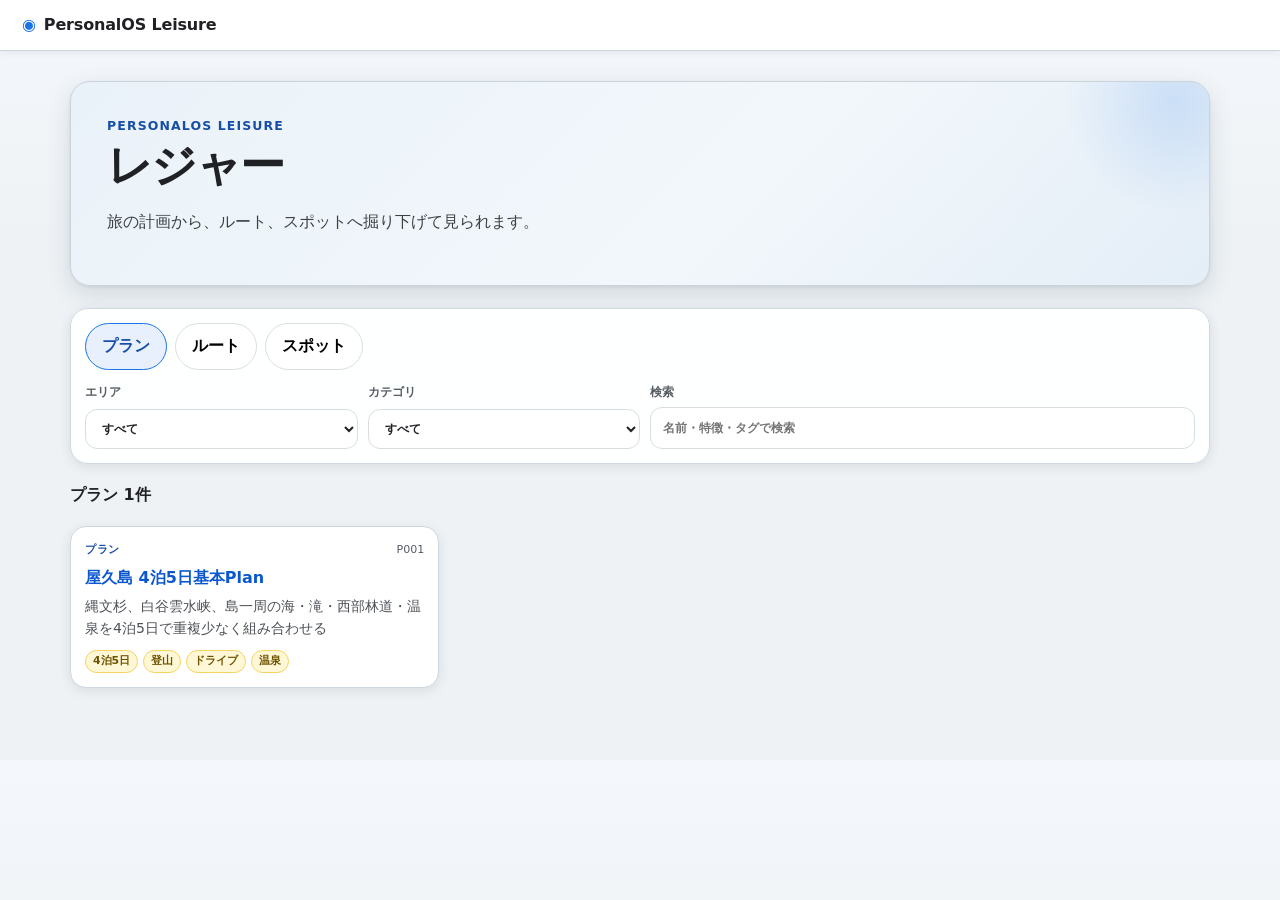
<file: legacy/index.html>
<!doctype html>
<html lang="ja">
<head>
  <meta charset="utf-8" />
  <meta name="viewport" content="width=device-width, initial-scale=1" />
  <meta name="color-scheme" content="light dark" />
  <title>PersonalOS Viewer</title>
  <link rel="stylesheet" href="./presentation/main.css?v=20260916-presentation-3" />
</head>
<body class="leisure-app">
  <header class="site-header app-header">
    <a class="brand" href="./">PersonalOS Leisure</a>
    <nav id="breadcrumb" class="breadcrumb" aria-label="breadcrumb"></nav>
  </header>
  <main id="app" class="shell app-main"><p class="loading">読み込み中…</p></main>
  <script src="./config.js?v=20260916-presentation-3"></script>
  <script type="module" src="./app.js?v=20260916-presentation-3"></script>
  <script type="module" src="./presentation/main.js?v=20260916-presentation-3"></script>
</body>
</html>
</file>
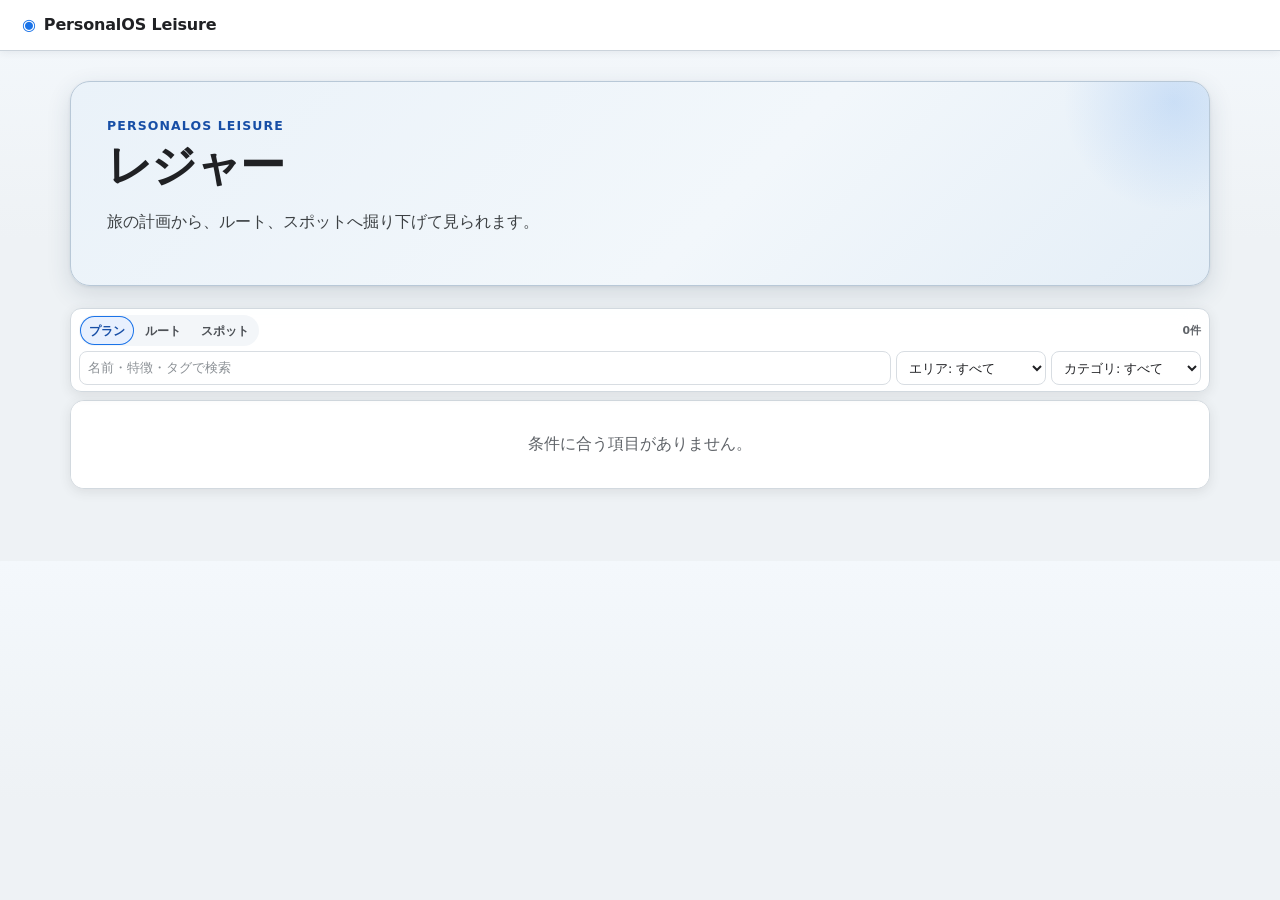
<file: presentation/modern/index.html>
<!doctype html>
<html lang="ja">
<head>
  <meta charset="utf-8" />
  <meta name="viewport" content="width=device-width, initial-scale=1" />
  <meta name="color-scheme" content="light dark" />
  <title>PersonalOS Viewer</title>
  <style>
    .viewer-loading .app-header{display:none}
    .initial-loading{
      min-height:calc(100dvh - 64px);
      display:grid;
      place-items:center;
      padding:24px;
    }
    .viewer-loading .initial-loading{min-height:100dvh}
    .initial-loading-status{
      display:grid;
      justify-items:center;
      gap:12px;
      color:#6b7075;
      font:600 .86rem/1.4 system-ui,-apple-system,"Segoe UI",sans-serif;
    }
    .initial-loading-spinner{
      width:38px;
      height:38px;
      border:4px solid rgba(26,115,232,.18);
      border-top-color:#1a73e8;
      border-radius:50%;
      animation:initial-loading-spin .75s linear infinite;
    }
    @keyframes initial-loading-spin{to{transform:rotate(360deg)}}
    @media(prefers-reduced-motion:reduce){
      .initial-loading-spinner{animation-duration:1.5s}
    }
    @media(prefers-color-scheme:dark){
      .initial-loading-status{color:#bdc1c6}
      .initial-loading-spinner{border-color:rgba(138,180,248,.22);border-top-color:#8ab4f8}
    }
  </style>
</head>
<body class="leisure-app viewer-loading">
  <header class="site-header app-header">
    <a class="brand" href="?">PersonalOS Leisure</a>
    <nav id="breadcrumb" class="breadcrumb" aria-label="breadcrumb"></nav>
  </header>
  <main id="app" class="shell app-main initial-loading">
    <div class="initial-loading-status" role="status" aria-live="polite">
      <span class="initial-loading-spinner" aria-hidden="true"></span>
      <span>読み込み中…</span>
    </div>
  </main>
  <script type="module" src="./viewer/main.js"></script>
</body>
</html>
</file>
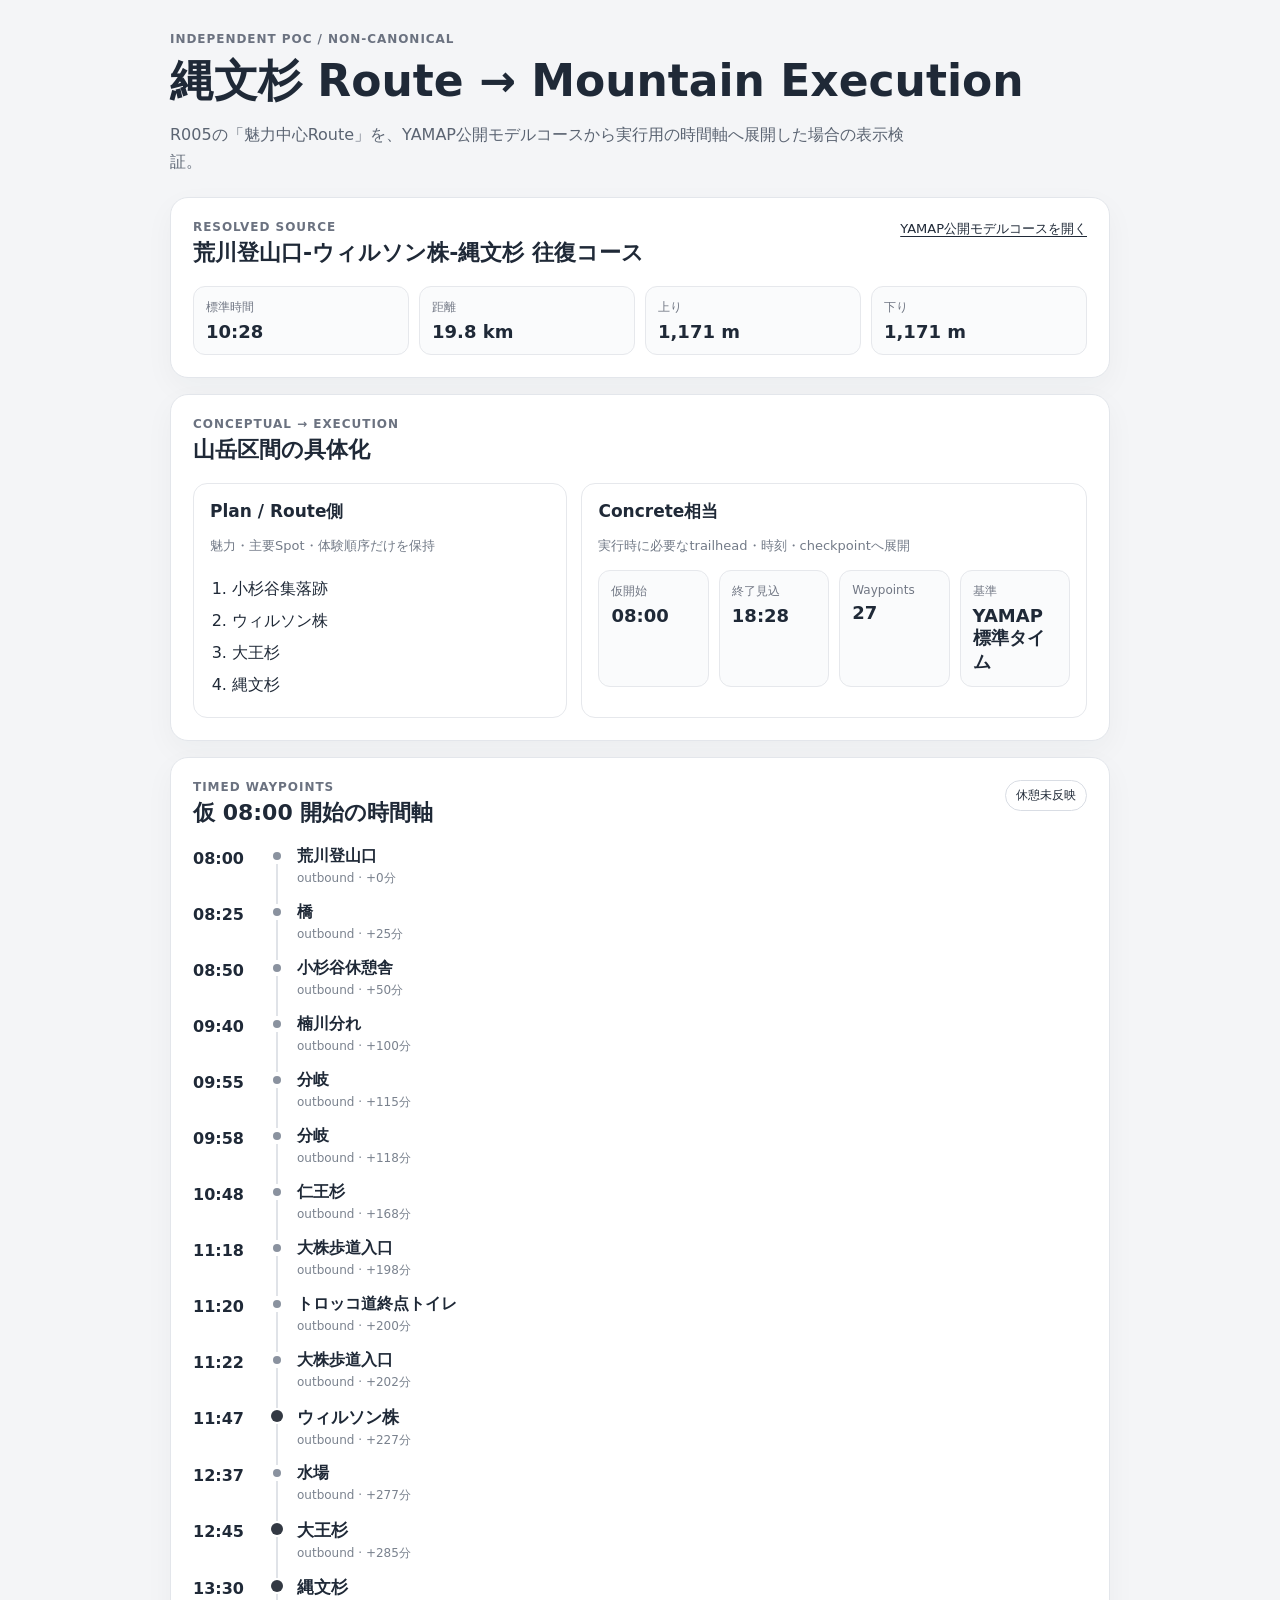
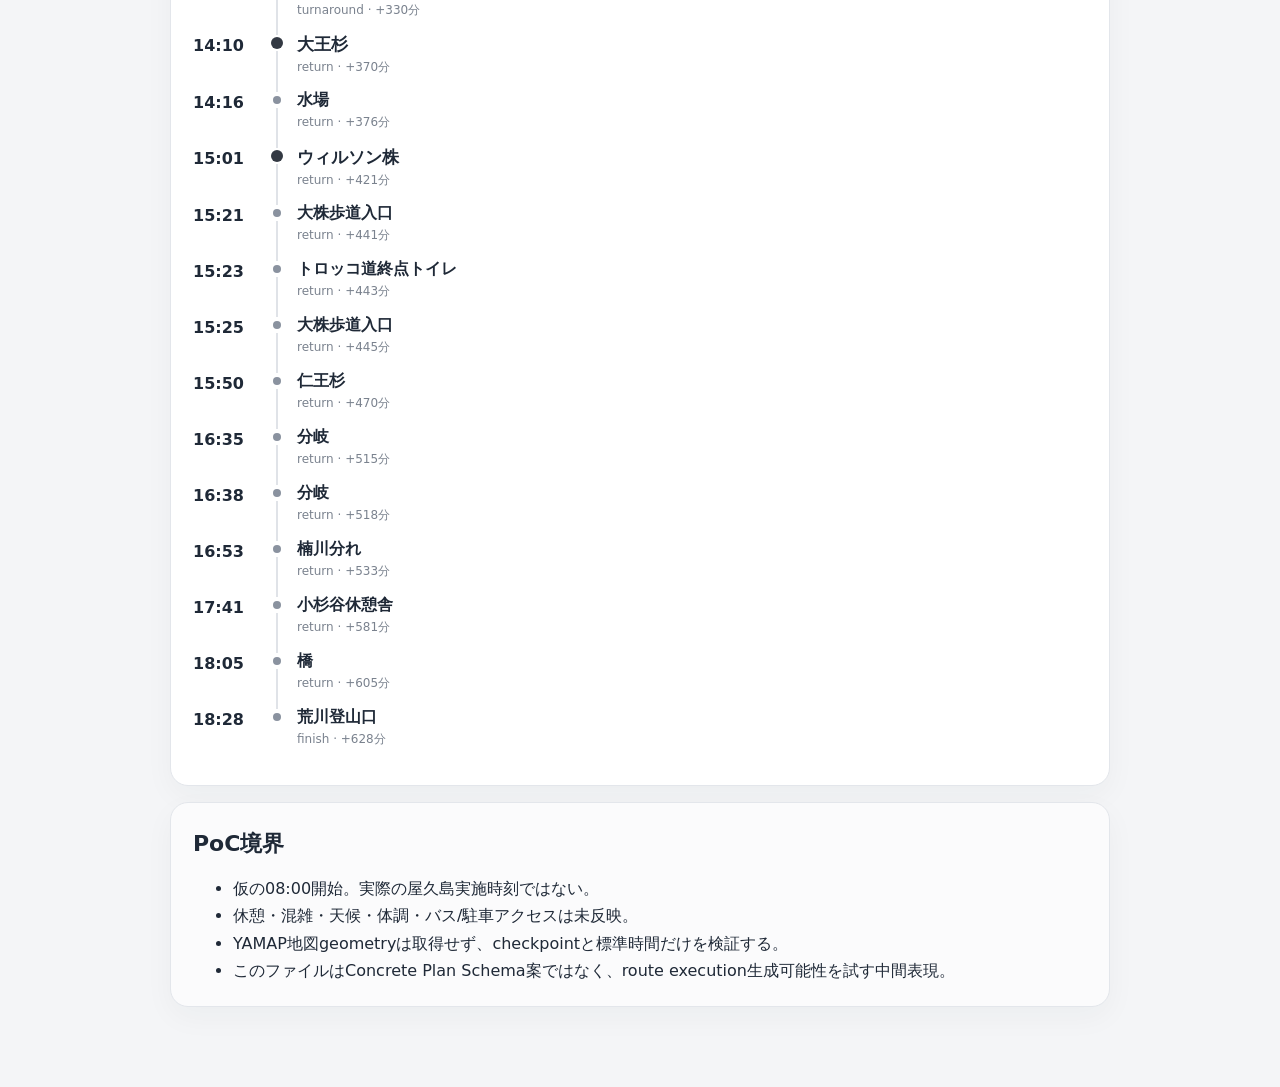
<file: _prototype/poc/mountain-route/index.html>
<!doctype html>
<html lang="ja">
<head>
  <meta charset="utf-8" />
  <meta name="viewport" content="width=device-width, initial-scale=1" />
  <title>Mountain Route PoC — 縄文杉</title>
  <link rel="stylesheet" href="./style.css" />
</head>
<body>
  <main class="page">
    <header class="hero">
      <div class="eyebrow">Independent PoC / non-canonical</div>
      <h1>縄文杉 Route → Mountain Execution</h1>
      <p>R005の「魅力中心Route」を、YAMAP公開モデルコースから実行用の時間軸へ展開した場合の表示検証。</p>
    </header>

    <section class="card" id="source"></section>

    <section class="card">
      <div class="section-head">
        <div>
          <div class="eyebrow">Conceptual → Execution</div>
          <h2>山岳区間の具体化</h2>
        </div>
      </div>
      <div class="comparison">
        <div class="pane">
          <h3>Plan / Route側</h3>
          <p class="muted">魅力・主要Spot・体験順序だけを保持</p>
          <ol class="concept-list" id="concept"></ol>
        </div>
        <div class="pane">
          <h3>Concrete相当</h3>
          <p class="muted">実行時に必要なtrailhead・時刻・checkpointへ展開</p>
          <div class="metrics" id="metrics"></div>
        </div>
      </div>
    </section>

    <section class="card">
      <div class="section-head">
        <div>
          <div class="eyebrow">Timed waypoints</div>
          <h2>仮 08:00 開始の時間軸</h2>
        </div>
        <div class="badge">休憩未反映</div>
      </div>
      <div class="timeline" id="timeline"></div>
    </section>

    <section class="card caution">
      <h2>PoC境界</h2>
      <ul id="notes"></ul>
    </section>
  </main>
  <script src="./app.js"></script>
</body>
</html>
</file>
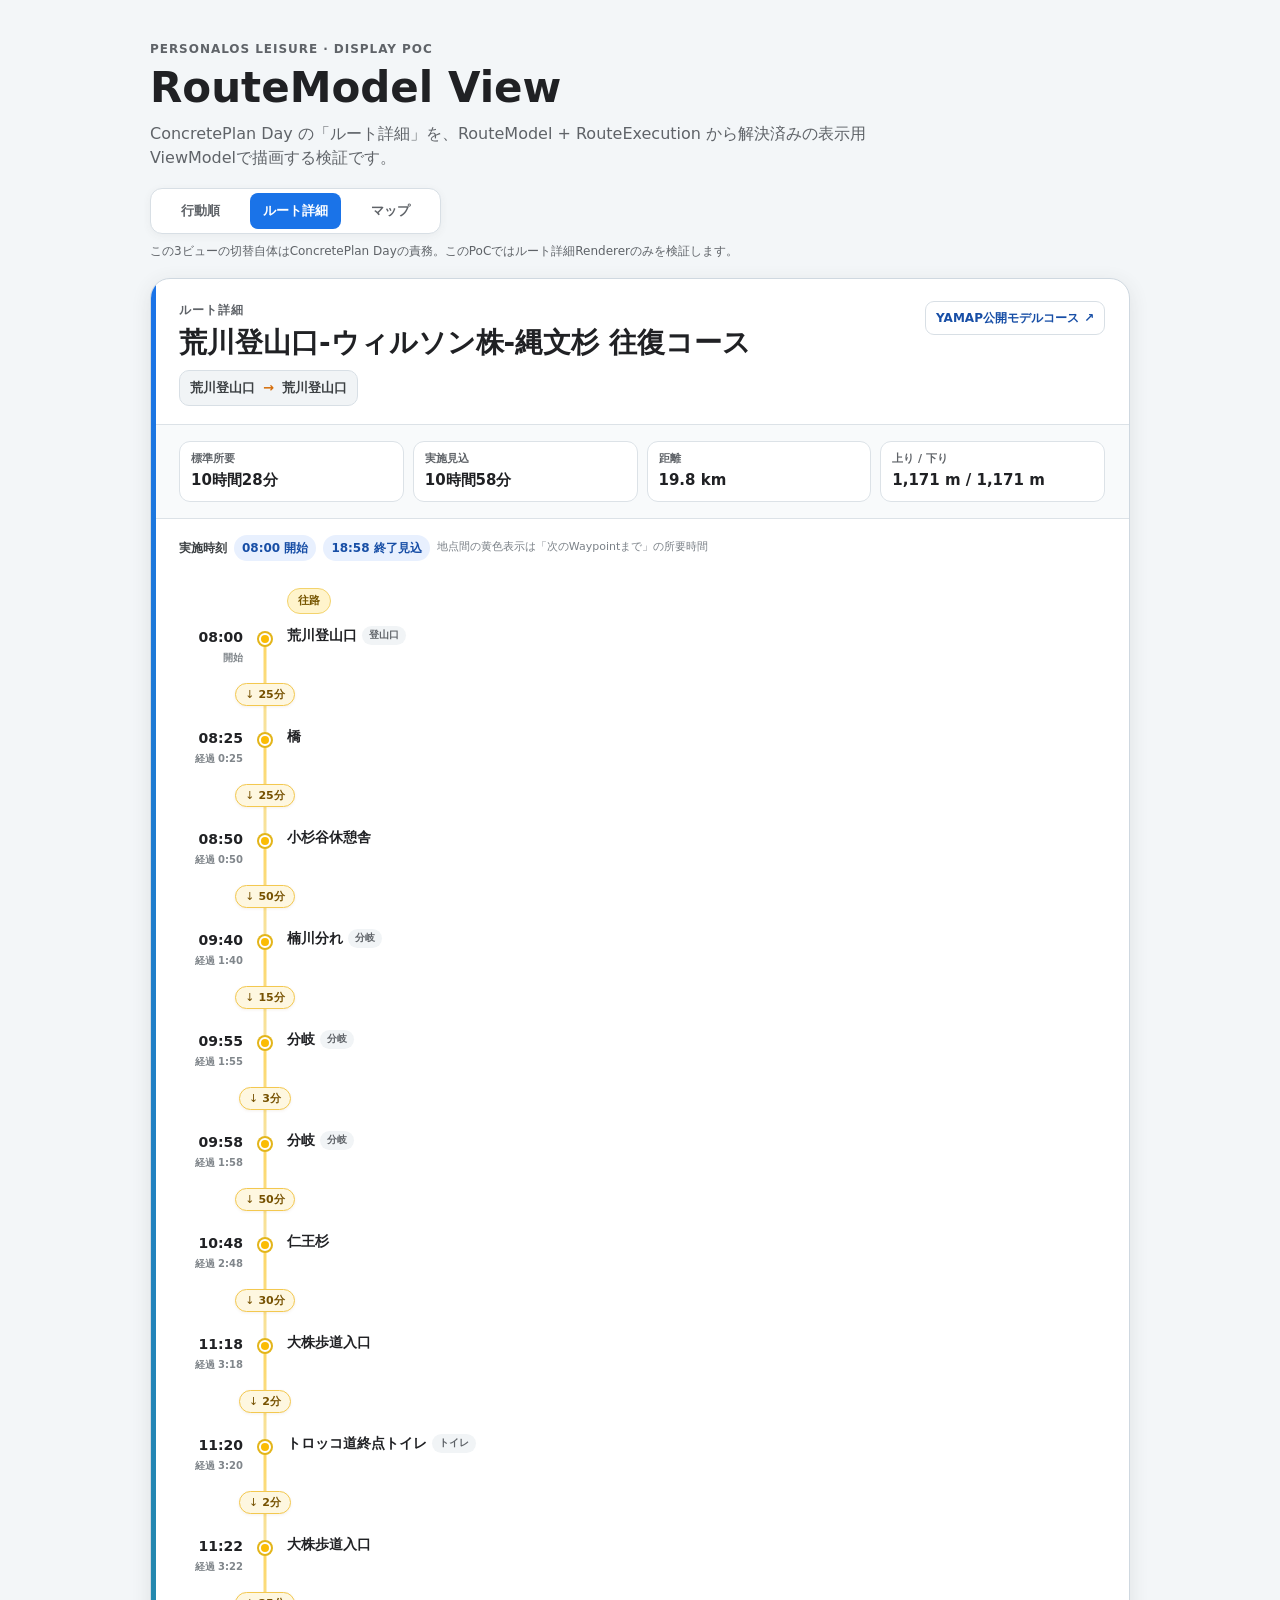
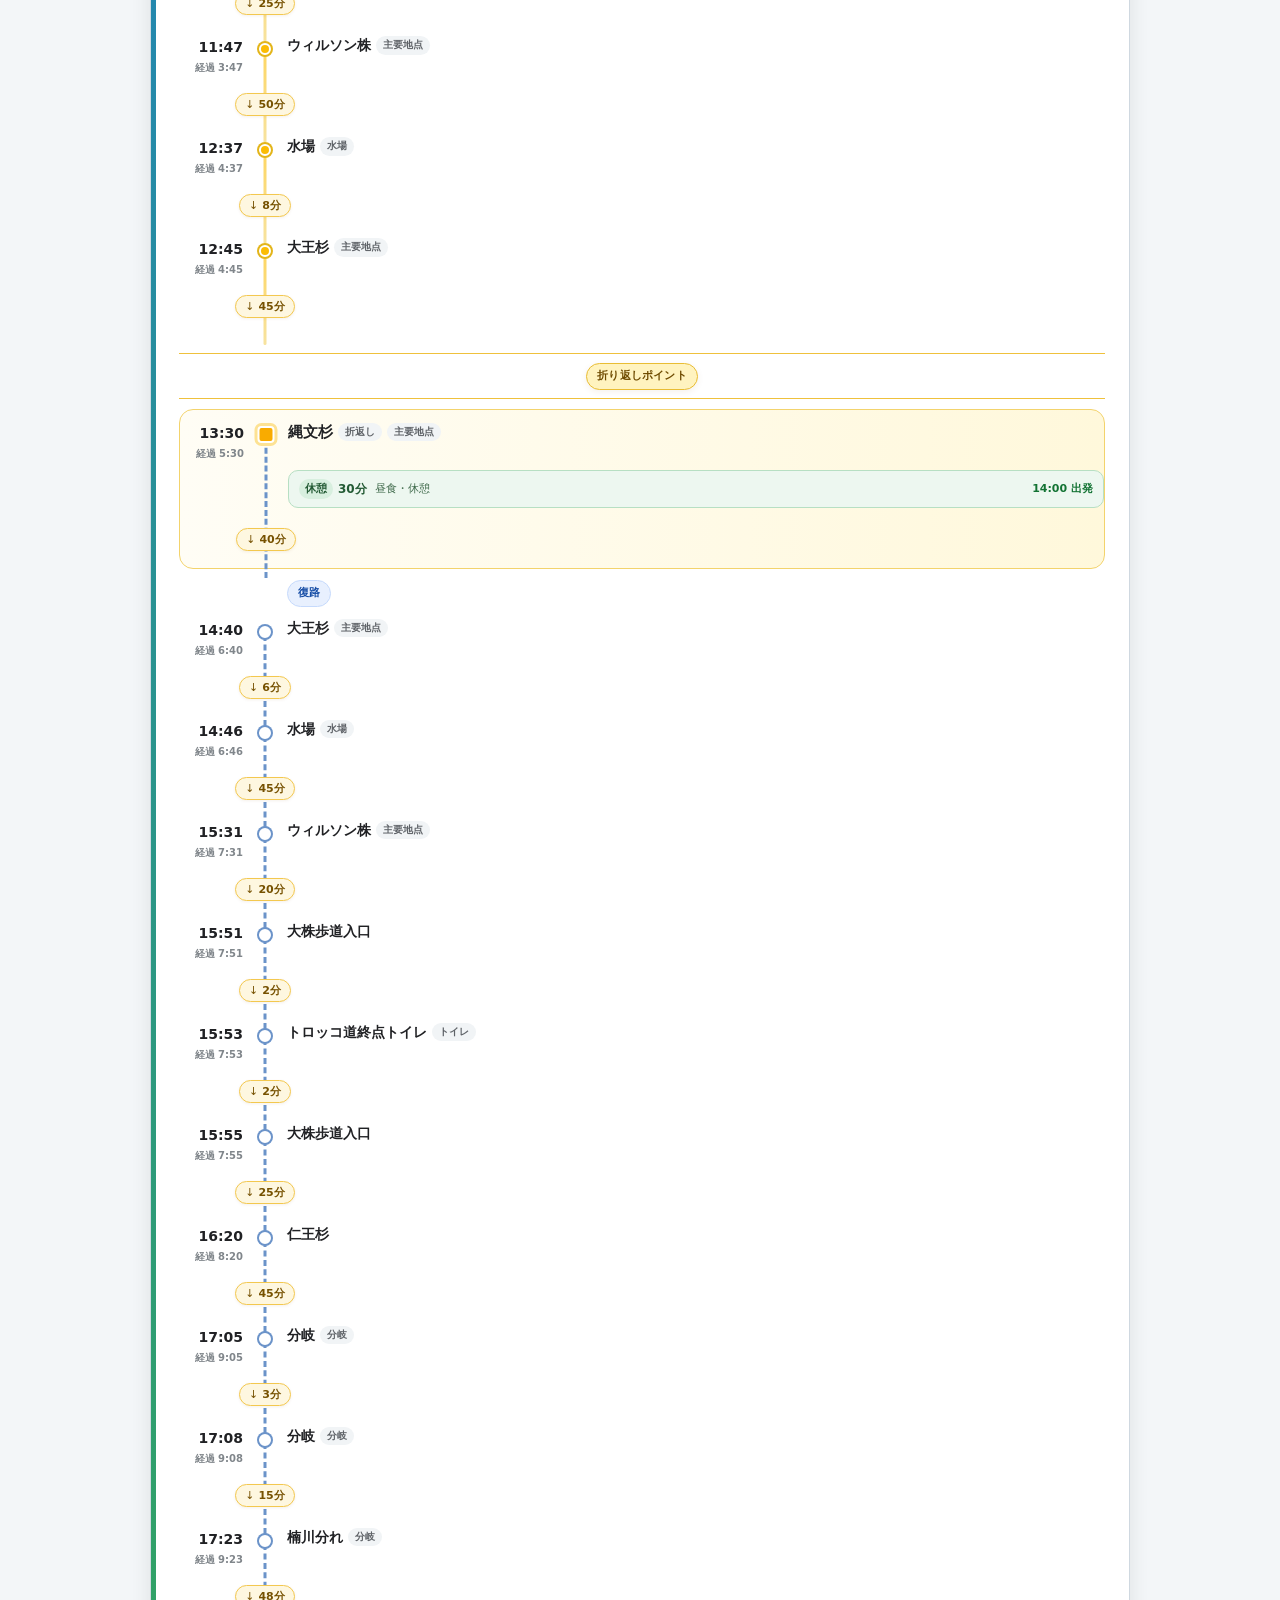
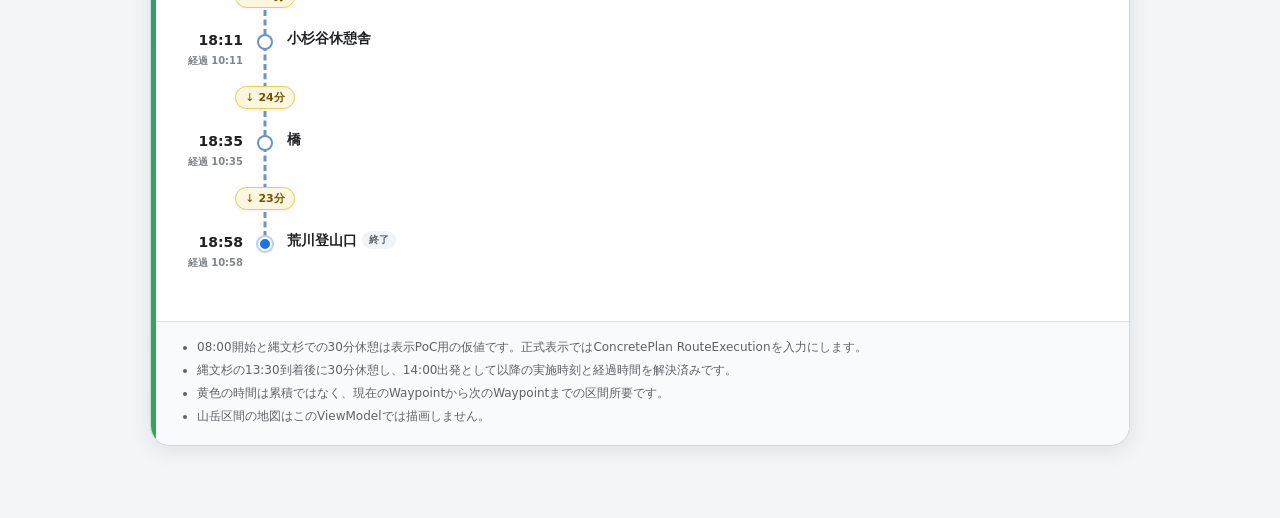
<file: _prototype/poc/route-model-view/index.html>
<!doctype html>
<html lang="ja">
<head>
  <meta charset="utf-8">
  <meta name="viewport" content="width=device-width, initial-scale=1">
  <title>RouteModel View PoC</title>
  <link rel="stylesheet" href="./style.css?v=3">
</head>
<body>
  <div class="poc-shell">
    <header class="poc-header">
      <p class="poc-kicker">PersonalOS Leisure · display PoC</p>
      <h1>RouteModel View</h1>
      <p class="poc-lead">ConcretePlan Day の「ルート詳細」を、RouteModel + RouteExecution から解決済みの表示用ViewModelで描画する検証です。</p>

      <div class="poc-context" aria-label="ConcretePlan Dayの想定ビュー">
        <span>行動順</span>
        <strong>ルート詳細</strong>
        <span>マップ</span>
      </div>
      <p class="poc-context-note">この3ビューの切替自体はConcretePlan Dayの責務。このPoCではルート詳細Rendererのみを検証します。</p>
    </header>

    <main id="route-model-root" data-view-model="./data/RM001.view.json?v=3" aria-live="polite">
      <p class="poc-loading">ルート詳細を読み込み中…</p>
    </main>
  </div>

  <script type="module" src="./app.js?v=3"></script>
</body>
</html>
</file>
<file: legacy/presentation/main.css>
/* Formal Leisure Presentation stylesheet entrypoint.
   Import order is intentional: base -> shared -> features -> page-specific modules. */

/* Base: page-agnostic tokens, shell and primitives. */
@import url('./base/tokens.css');
@import url('./base/shell.css');
@import url('./base/primitives.css');

/* Shared components and reusable layouts. */
@import url('./shared/hero.css');
@import url('./shared/section.css');
@import url('./shared/card.css');
@import url('./shared/badge.css');
@import url('./shared/collapsible-section.css');
@import url('./shared/entity-reference.css');
@import url('./shared/hero-copy.css');
@import url('./shared/hero-facts.css');
@import url('./shared/content-layout.css');
@import url('./shared/flow-icons.css');

/* Cross-page presentation features. */
@import url('./features/day.css');
@import url('./features/flow.css');
@import url('./features/route-stops.css');
@import url('./features/map.css');

/* Page / feature presentation. */
@import url('./modules/home-explorer.css');
@import url('./modules/concrete-plan.css');
@import url('./modules/execution-day-header.css');
@import url('./modules/execution-overview.css');
@import url('./modules/execution-meta.css');
@import url('./modules/execution-detail.css');
@import url('./modules/execution-feasibility.css');
@import url('./modules/execution-fuel.css');
@import url('./modules/execution-weather.css');
@import url('./modules/spot.css');
@import url('./modules/spot-editorial.css');
@import url('./modules/spot-card-groups.css');
@import url('./modules/spot-layout.css');
@import url('./modules/route.css');
@import url('./modules/route-metrics.css');
@import url('./modules/plan.css');
@import url('./modules/plan-flow-hierarchy.css');
@import url('./modules/plan-flow-icons.css');
@import url('./modules/light-contrast.css');
@import url('./modules/mode-switch-compact.css');
@import url('./modules/day-decisions.css');
@import url('./modules/execution-flow-compact.css');
</file>
<file: _prototype/poc/mountain-route/style.css>
:root {
  font-family: Inter, system-ui, -apple-system, BlinkMacSystemFont, "Segoe UI", sans-serif;
  background: #f4f5f7;
  color: #1f2937;
}

* { box-sizing: border-box; }
body { margin: 0; }
.page { max-width: 980px; margin: 0 auto; padding: 32px 20px 64px; }
.hero { margin-bottom: 22px; }
.hero h1 { margin: 6px 0 10px; font-size: clamp(28px, 4vw, 44px); }
.hero p { margin: 0; max-width: 760px; line-height: 1.7; color: #5b6472; }
.eyebrow { font-size: 12px; font-weight: 700; letter-spacing: .08em; text-transform: uppercase; color: #6b7280; }
.card { background: #fff; border: 1px solid #e3e6eb; border-radius: 18px; padding: 22px; margin: 16px 0; box-shadow: 0 10px 30px rgba(31,41,55,.04); }
.section-head { display: flex; gap: 16px; align-items: flex-start; justify-content: space-between; margin-bottom: 18px; }
h2 { margin: 4px 0 0; font-size: 22px; }
h3 { margin: 0 0 6px; font-size: 17px; }
.source-link { font-size: 13px; color: inherit; text-underline-offset: 3px; }
.metrics { display: grid; grid-template-columns: repeat(4, minmax(0,1fr)); gap: 10px; }
.metric { border: 1px solid #e6e8ec; border-radius: 12px; padding: 12px; background: #fafbfc; }
.metric-label { font-size: 12px; color: #717784; margin-bottom: 5px; }
.metric-value { font-size: 18px; font-weight: 700; }
.comparison { display: grid; grid-template-columns: 1fr 1.35fr; gap: 14px; }
.pane { border: 1px solid #e6e8ec; border-radius: 14px; padding: 16px; }
.muted { color: #737b88; font-size: 13px; line-height: 1.6; }
.concept-list { margin: 16px 0 0; padding-left: 22px; line-height: 2; }
.badge { border: 1px solid #d9dde4; border-radius: 999px; padding: 6px 10px; font-size: 12px; white-space: nowrap; }
.timeline { position: relative; }
.timeline-row { display: grid; grid-template-columns: 64px 24px 1fr; gap: 8px; min-height: 56px; }
.time { font-variant-numeric: tabular-nums; font-weight: 700; padding-top: 3px; }
.marker { position: relative; }
.marker::before { content: ""; position: absolute; left: 8px; top: 6px; width: 8px; height: 8px; border-radius: 50%; background: #8a929f; }
.marker::after { content: ""; position: absolute; left: 11px; top: 18px; bottom: -2px; width: 2px; background: #e0e3e8; }
.timeline-row:last-child .marker::after { display: none; }
.timeline-row.major .marker::before { width: 12px; height: 12px; left: 6px; top: 4px; background: #333943; }
.timeline-body { padding-bottom: 14px; }
.timeline-title { font-weight: 650; }
.timeline-row.major .timeline-title { font-size: 17px; font-weight: 800; }
.timeline-meta { margin-top: 3px; font-size: 12px; color: #7a828e; }
.caution { background: #fbfbfc; }
.caution ul { margin-bottom: 0; line-height: 1.7; }

@media (max-width: 720px) {
  .metrics { grid-template-columns: repeat(2, minmax(0,1fr)); }
  .comparison { grid-template-columns: 1fr; }
  .section-head { align-items: stretch; flex-direction: column; }
}
</file>
<file: _prototype/poc/route-model-view/style.css>
:root {
  font-family: Inter, ui-sans-serif, system-ui, -apple-system, BlinkMacSystemFont, "Segoe UI", sans-serif;
  color: #202124;
  background: #f3f6f8;
  line-height: 1.5;
  --surface: #fff;
  --blue: #1a73e8;
  --blue-dark: #174ea6;
  --text-soft: #5f6368;
  --yellow-soft: #fef7e0;
  --route-yellow: #fbbc04;
  --return-blue: #6b93c9;
}

* { box-sizing: border-box; }
body { margin: 0; min-width: 320px; background: #f3f6f8; }
button, a { font: inherit; }
a { color: inherit; }

.poc-shell {
  width: min(980px, calc(100% - 32px));
  margin: 0 auto;
  padding: 40px 0 72px;
}

.poc-header { margin-bottom: 18px; }
.poc-kicker,
.route-model-eyebrow {
  margin: 0 0 6px;
  font-size: 12px;
  font-weight: 800;
  letter-spacing: .08em;
  text-transform: uppercase;
  color: var(--text-soft);
}

.poc-header h1 { margin: 0; font-size: clamp(28px, 5vw, 42px); line-height: 1.15; }
.poc-lead { max-width: 760px; margin: 10px 0 18px; color: var(--text-soft); }

.poc-context {
  display: inline-grid;
  grid-template-columns: repeat(3, minmax(0, 1fr));
  gap: 4px;
  padding: 4px;
  border: 1px solid #d8dfe5;
  border-radius: 12px;
  background: var(--surface);
  box-shadow: 0 2px 8px rgba(60,64,67,.06);
}

.poc-context span,
.poc-context strong {
  min-width: 86px;
  padding: 8px 13px;
  border-radius: 8px;
  text-align: center;
  font-size: 13px;
}

.poc-context span { color: var(--text-soft); font-weight: 700; }
.poc-context strong { background: var(--blue); color: #fff; }
.poc-context-note { margin: 8px 0 0; font-size: 12px; color: var(--text-soft); }

.route-model-view {
  position: relative;
  overflow: hidden;
  background: var(--surface);
  border: 1px solid #cfd8e0;
  border-radius: 20px;
  box-shadow: 0 5px 20px rgba(60,64,67,.11);
}

.route-model-view::before {
  content: "";
  position: absolute;
  left: 0;
  top: 0;
  bottom: 0;
  width: 5px;
  background: linear-gradient(180deg,var(--blue),#34a853);
}

.route-model-header {
  display: flex;
  justify-content: space-between;
  gap: 20px;
  align-items: flex-start;
  padding: 22px 24px 18px 28px;
  border-bottom: 1px solid #dce2e7;
}

.route-model-heading h2 { margin: 0; font-size: clamp(20px,4vw,28px); line-height: 1.3; }
.route-endpoints {
  display: inline-flex;
  gap: 8px;
  align-items: center;
  margin: 9px 0 0;
  padding: 7px 10px;
  border: 1px solid #d8dfe5;
  border-radius: 10px;
  background: #f1f4f6;
  color: #3c4043;
  font-size: 13px;
  font-weight: 700;
}
.route-endpoints span { color: #d56e0c; font-weight: 900; }

.route-source {
  display: inline-flex;
  flex: 0 0 auto;
  gap: 5px;
  align-items: center;
  padding: 7px 10px;
  border: 1px solid #d8dfe5;
  border-radius: 9px;
  color: var(--blue-dark);
  text-decoration: none;
  font-size: 12px;
  font-weight: 800;
  white-space: nowrap;
}
.route-source:hover { background: #f1f4f6; }

.route-metrics {
  display: grid;
  grid-template-columns: repeat(4,minmax(0,1fr));
  gap: 9px;
  margin: 0;
  padding: 16px 24px 16px 28px;
  background: #f8fafb;
  border-bottom: 1px solid #dce2e7;
}
.route-metric { min-width: 0; padding: 9px 11px; border: 1px solid #dce2e7; border-radius: 11px; background: var(--surface); }
.route-metric dt { font-size: 11px; font-weight: 700; color: var(--text-soft); }
.route-metric dd { margin: 2px 0 0; font-size: 15px; font-weight: 900; color: #202124; }

.route-time-axis {
  display: flex;
  gap: 7px;
  align-items: center;
  flex-wrap: wrap;
  margin: 16px 24px 2px 28px;
  color: var(--text-soft);
  font-size: 12px;
}
.route-time-axis-label { font-weight: 900; color: #3c4043; }
.route-time-pill {
  display: inline-flex;
  padding: 4px 8px;
  border-radius: 999px;
  background: #e8f0fe;
  color: var(--blue-dark);
  font-weight: 800;
}
.route-time-axis small { font-size: 11px; color: #7a8087; }

.route-waypoints {
  --time-col: 72px;
  --rail-col: 28px;
  --rail-half: 14px;
  list-style: none;
  margin: 0 24px 8px 28px;
  padding: 14px 0 8px;
}

.route-phase {
  list-style: none;
  margin: 10px 0 8px calc(var(--time-col) + var(--rail-col) + 8px);
}
.route-phase span {
  display: inline-flex;
  align-items: center;
  padding: 4px 10px;
  border-radius: 999px;
  font-size: 11px;
  font-weight: 900;
  letter-spacing: .02em;
}
.route-phase--outbound span { background: #fff4cc; color: #765500; border: 1px solid #f3d36c; }
.route-phase--return span { background: #e8f0fe; color: var(--blue-dark); border: 1px solid #c6dafc; }
.route-phase--turnaround {
  margin: 18px 0 10px;
  padding: 8px 0;
  border-top: 1px solid #efc13c;
  border-bottom: 1px solid #efc13c;
  text-align: center;
}
.route-phase--turnaround span {
  background: #fff3bf;
  color: #6f4b00;
  border: 1px solid #e9bd33;
  box-shadow: 0 2px 6px rgba(122,82,0,.08);
}

.route-waypoint {
  position: relative;
  display: grid;
  grid-template-columns: var(--time-col) var(--rail-col) minmax(0,1fr);
  grid-template-rows: auto auto auto;
  min-height: 78px;
}

.route-waypoint::before {
  content: "";
  position: absolute;
  z-index: 0;
  left: calc(var(--time-col) + var(--rail-half));
  top: 20px;
  bottom: -10px;
  width: 3px;
  transform: translateX(-50%);
  border-radius: 3px;
  background: linear-gradient(180deg,#fdd663,#f7e3a0);
}
.route-waypoint--return::before {
  width: 0;
  border-left: 3px dashed var(--return-blue);
  border-radius: 0;
  background: none;
}
.route-waypoint:last-child::before { display: none; }

.waypoint-time {
  grid-column: 1;
  grid-row: 1;
  padding: 5px 8px 6px 0;
  text-align: right;
  font-variant-numeric: tabular-nums;
}
.waypoint-time > strong { display: block; font-size: 14px; font-weight: 900; color: #202124; }
.waypoint-time-secondary { display: block; margin-top: 2px; font-size: 10px; font-weight: 700; color: #80868b; }

.waypoint-track {
  position: relative;
  z-index: 2;
  grid-column: 2;
  grid-row: 1;
  min-height: 38px;
}
.waypoint-track span {
  position: absolute;
  top: 11px;
  left: 50%;
  width: 12px;
  height: 12px;
  transform: translateX(-50%);
  border: 2px solid var(--surface);
  border-radius: 50%;
  background: var(--route-yellow);
  box-shadow: 0 0 0 2px #e3b51a;
}
.route-waypoint--return .waypoint-track span { background: #fff; box-shadow: 0 0 0 2px var(--return-blue); }
.route-waypoint:first-of-type .waypoint-track span,
.route-waypoint:last-child .waypoint-track span { width: 14px; height: 14px; top: 10px; background: var(--blue); box-shadow: 0 0 0 2px #b8cef1; }
.route-waypoint--turnaround .waypoint-track span {
  width: 17px;
  height: 17px;
  top: 8px;
  border-radius: 4px;
  background: #f9ab00;
  box-shadow: 0 0 0 3px #fde293;
}

.waypoint-body { grid-column: 3; grid-row: 1; min-width: 0; padding: 3px 0 7px 8px; }
.waypoint-main { display: flex; align-items: center; flex-wrap: wrap; gap: 5px; min-width: 0; }
.waypoint-label { min-width: 0; font-size: 14px; font-weight: 850; overflow-wrap: anywhere; }
.waypoint-badge {
  display: inline-flex;
  flex: 0 0 auto;
  padding: 3px 7px;
  border-radius: 999px;
  background: #f1f4f6;
  color: var(--text-soft);
  font-size: 10px;
  font-weight: 800;
  line-height: 1.25;
}

.route-waypoint--turnaround {
  margin-bottom: 8px;
  padding-top: 8px;
  border: 1px solid #f3d36c;
  border-radius: 14px;
  background: linear-gradient(90deg,#fffdf5,#fff8db);
}
.route-waypoint--turnaround .waypoint-label { font-size: 15px; font-weight: 950; }

.waypoint-break {
  grid-column: 3;
  grid-row: 2;
  display: grid;
  grid-template-columns: max-content minmax(0,1fr) max-content;
  gap: 5px 8px;
  align-items: center;
  margin: 3px 0 8px 8px;
  padding: 8px 10px;
  border: 1px solid #b7dfc3;
  border-radius: 10px;
  background: #edf7f0;
  color: #245b35;
  font-size: 11px;
}
.waypoint-break-main { display: inline-flex; align-items: center; gap: 5px; }
.waypoint-break-main strong { font-size: 12px; }
.waypoint-break-label { display: inline-flex; padding: 2px 6px; border-radius: 999px; background: #d8efdf; font-weight: 900; }
.waypoint-break-reason { min-width: 0; color: #3d6849; }
.waypoint-break-departure { font-weight: 900; white-space: nowrap; color: #137333; }

.waypoint-segment {
  position: relative;
  z-index: 3;
  grid-column: 2;
  grid-row: 3;
  display: inline-flex;
  justify-self: center;
  gap: 4px;
  align-items: center;
  width: max-content;
  margin: 12px 0 17px;
  padding: 5px 9px;
  border: 1px solid #f3c84f;
  border-radius: 999px;
  background: var(--yellow-soft);
  color: #765100;
  box-shadow: 0 1px 3px rgba(122,82,0,.08);
  font-size: 11px;
  line-height: 1;
}
.waypoint-segment strong { font-weight: 900; font-variant-numeric: tabular-nums; }

.route-notes {
  margin: 0;
  padding: 16px 24px 20px 28px;
  border-top: 1px solid #dce2e7;
  background: #f8fafb;
  color: var(--text-soft);
  font-size: 12px;
}
.route-notes ul { margin: 0; padding-left: 18px; }
.route-notes li + li { margin-top: 5px; }

.poc-loading,
.poc-error { padding: 24px; border: 1px solid #cfd8e0; border-radius: 16px; background: var(--surface); color: var(--text-soft); }
.poc-error { color: #b3261e; }

@media (max-width: 720px) {
  .poc-shell { width: min(100% - 20px,980px); padding-top: 24px; }
  .poc-context { width: 100%; }
  .poc-context span,
  .poc-context strong { min-width: 0; padding-inline: 8px; }
  .route-model-header { display: block; padding: 18px 16px 15px 21px; }
  .route-source { margin-top: 12px; }
  .route-metrics { grid-template-columns: repeat(2,minmax(0,1fr)); padding: 13px 16px 13px 21px; }
  .route-time-axis { margin: 14px 16px 0 21px; }
  .route-waypoints { --time-col: 58px; --rail-col: 24px; --rail-half: 12px; margin: 0 16px 6px 21px; }
  .route-phase { margin-left: calc(var(--time-col) + var(--rail-col) + 6px); }
  .route-phase--turnaround { margin-left: 0; }
  .waypoint-time { padding-right: 5px; }
  .waypoint-time > strong { font-size: 13px; }
  .waypoint-body { padding-left: 6px; }
  .waypoint-label { font-size: 13px; }
  .waypoint-break { grid-template-columns: 1fr max-content; margin-left: 6px; }
  .waypoint-break-reason { grid-column: 1 / -1; }
  .waypoint-segment { margin-top: 14px; margin-bottom: 18px; }
  .route-notes { padding: 14px 16px 18px 21px; }
}

@media (prefers-color-scheme: dark) {
  :root { color: #e8eaed; background: #171717; --surface: #202124; --text-soft: #bdc1c6; }
  body { background: #171717; }
  .poc-header h1,
  .route-metric dd,
  .waypoint-time > strong { color: #e8eaed; }
  .poc-context,
  .route-model-view,
  .route-metric,
  .poc-loading { border-color: #3c4043; }
  .route-model-header,
  .route-metrics,
  .route-notes { border-color: #3c4043; }
  .route-metrics,
  .route-notes { background: #292a2d; }
  .route-endpoints { background: #292a2d; border-color: #3c4043; color: #e8eaed; }
  .route-time-axis-label { color: #e8eaed; }
  .route-time-pill { background: #25395d; color: #8ab4f8; }
  .route-source { border-color: #3c4043; color: #8ab4f8; }
  .waypoint-track span { border-color: #202124; }
  .route-waypoint--return .waypoint-track span { background: #202124; }
  .waypoint-badge { background: #303134; color: #bdc1c6; }
  .route-waypoint--turnaround { background: #3f3516; border-color: #745f22; }
  .waypoint-break { background: #20382a; border-color: #355d43; color: #81c995; }
  .waypoint-break-label { background: #284a34; }
  .waypoint-break-reason { color: #9ac7a5; }
  .waypoint-break-departure { color: #81c995; }
  .waypoint-segment { background: #4a3b14; border-color: #6d571f; color: #fdd663; }
}
</file>
